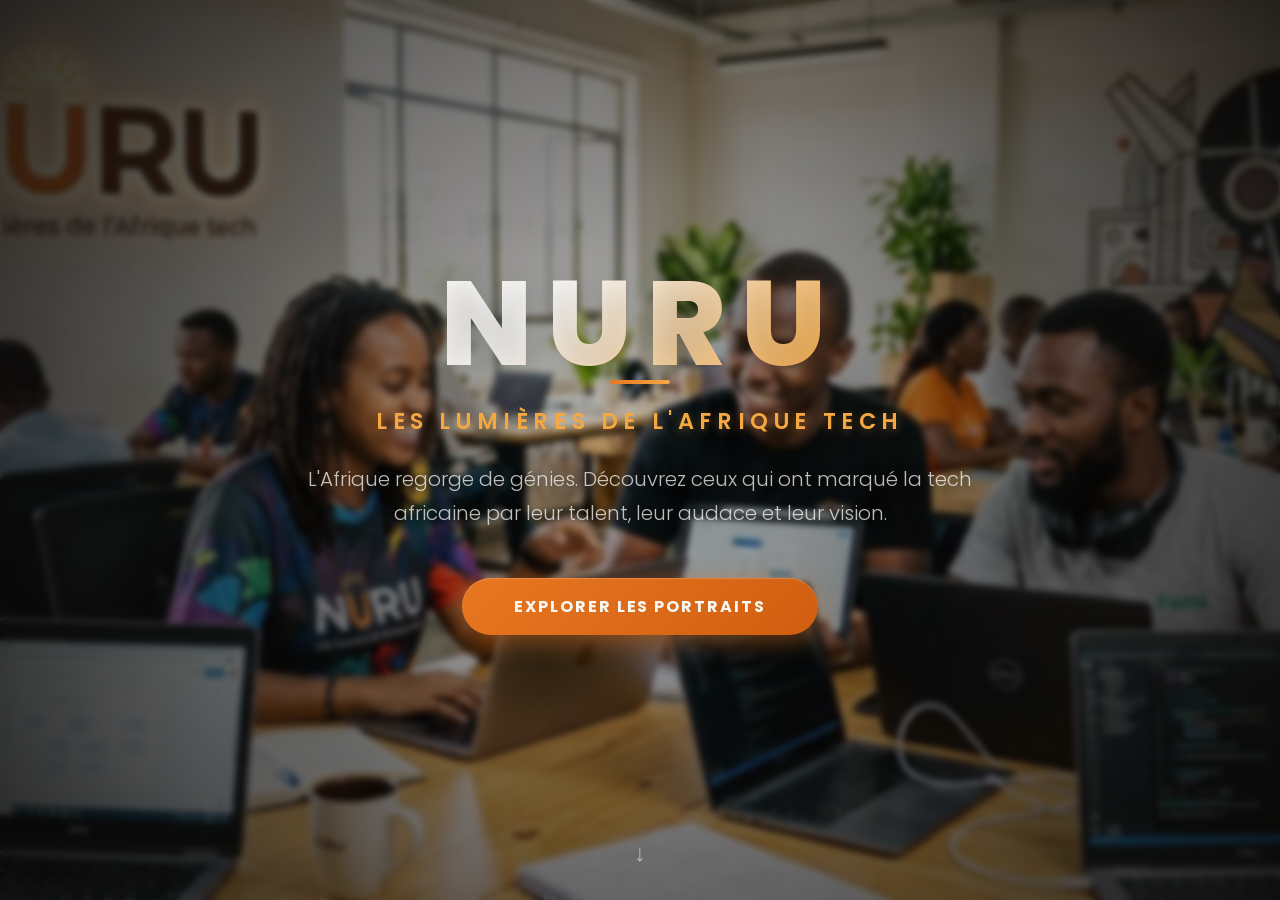
<file: NURU/index.html>
<!DOCTYPE html>
<html lang="fr">
    <head>
        <meta charset="UTF-8">
        <meta name="viewport" content="width=device-width, initial-scale=1.0">
        <meta name="description" content="Découvrez les pionniers, innovateurs et bâtisseurs qui marquent la tech africaine par leur talent, leur audace et leur vision.">
        <link href="https://fonts.googleapis.com/css2?family=Poppins:wght@300;400;500;600;700;800&display=swap" rel="stylesheet">
        <link rel="stylesheet" href="css/style.css">
        <title>NURU — Les Lumières de la Tech Africaine</title>
    </head>
    <body>
    <section id="hero">
        <div class="hero-overlay"></div>
        <div class="hero-content">
            <h1 class="hero-title">NURU</h1>
            <p class="hero-subtitle">Les lumières de l'Afrique tech</p>
            <p class="hero-desc">L'Afrique regorge de génies. Découvrez ceux qui ont marqué la tech africaine par leur talent, leur audace et leur vision.</p>
            <a href="profils.html" class="hero-btn" id="btn-explore">Explorer les portraits</a>
        </div>
    </section>
    <script src="js/main.js"></script>    
</body>
</html>
</file>
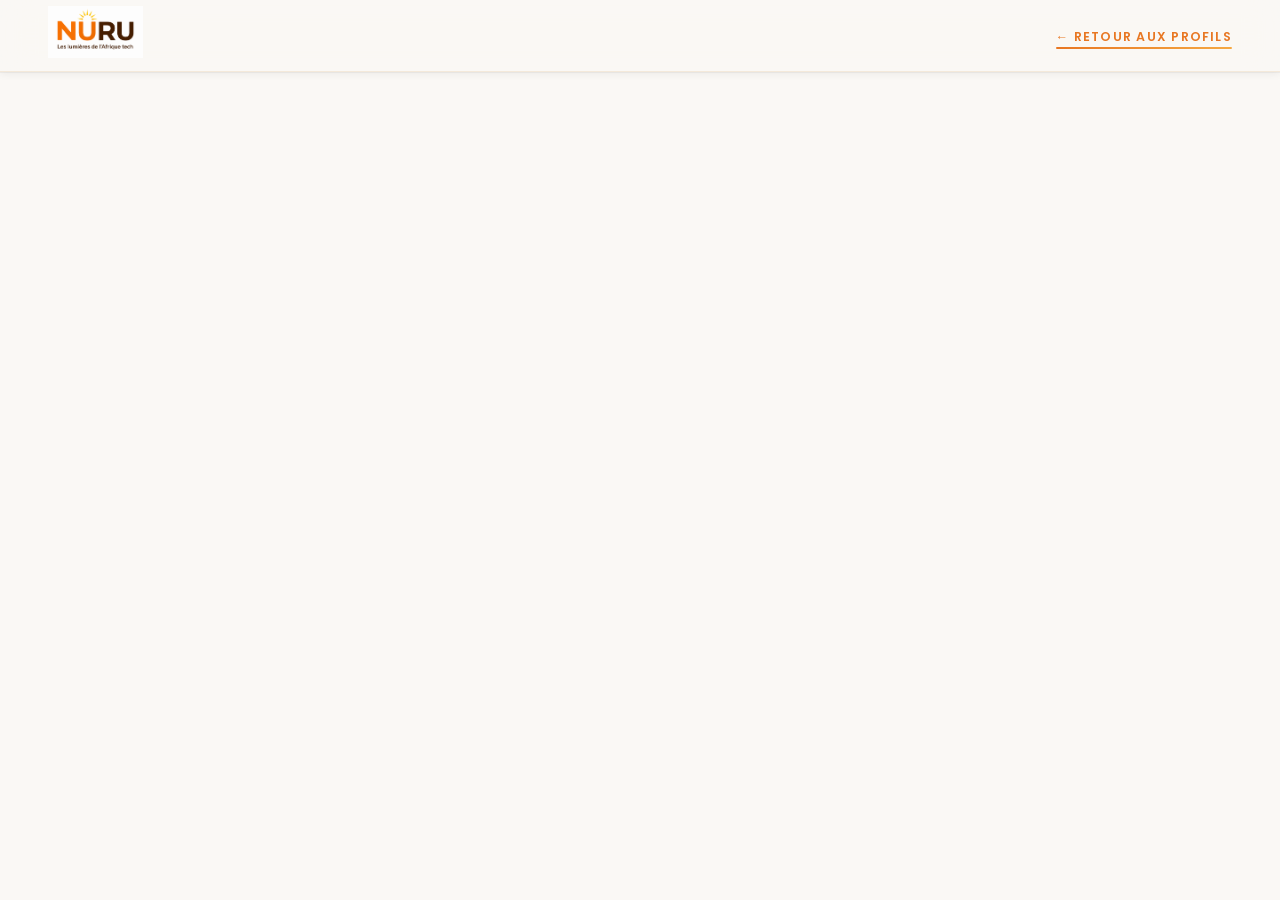
<file: NURU/profil.html>
<!DOCTYPE html>
<html lang="fr">
<head>
    <link href="https://fonts.googleapis.com/css2?family=Poppins:wght@400;600;700&display=swap" rel="stylesheet">
    <meta charset="UTF-8">
    <meta name="viewport" content="width=device-width, initial-scale=1.0">
    <link rel="stylesheet" href="css/profils.css">
    <title>Profil</title>
</head>
<body>
    <nav class="navbar">
  <a href="index.html" class="logo">
    <img src="assets/images/logo.png" alt="Logo Nuru">
  </a>
  <button class="burger" id="burger" aria-label="Menu">
    <span></span>
    <span></span>
    <span></span>
  </button>
  <ul class="nav-links" id="nav-links">
    <li><a href="profils.html">← Retour aux profils</a></li>
  </ul>
</nav>

    <div id="profil-container" style="margin-top: 80px;">
        <!-- rempli par le JS -->
    </div>

    <script src="js/profils-data.js"></script>
    <script src="js/profil.js"></script>
    <script src="js/main.js"></script>
</body>
</html>
</file>
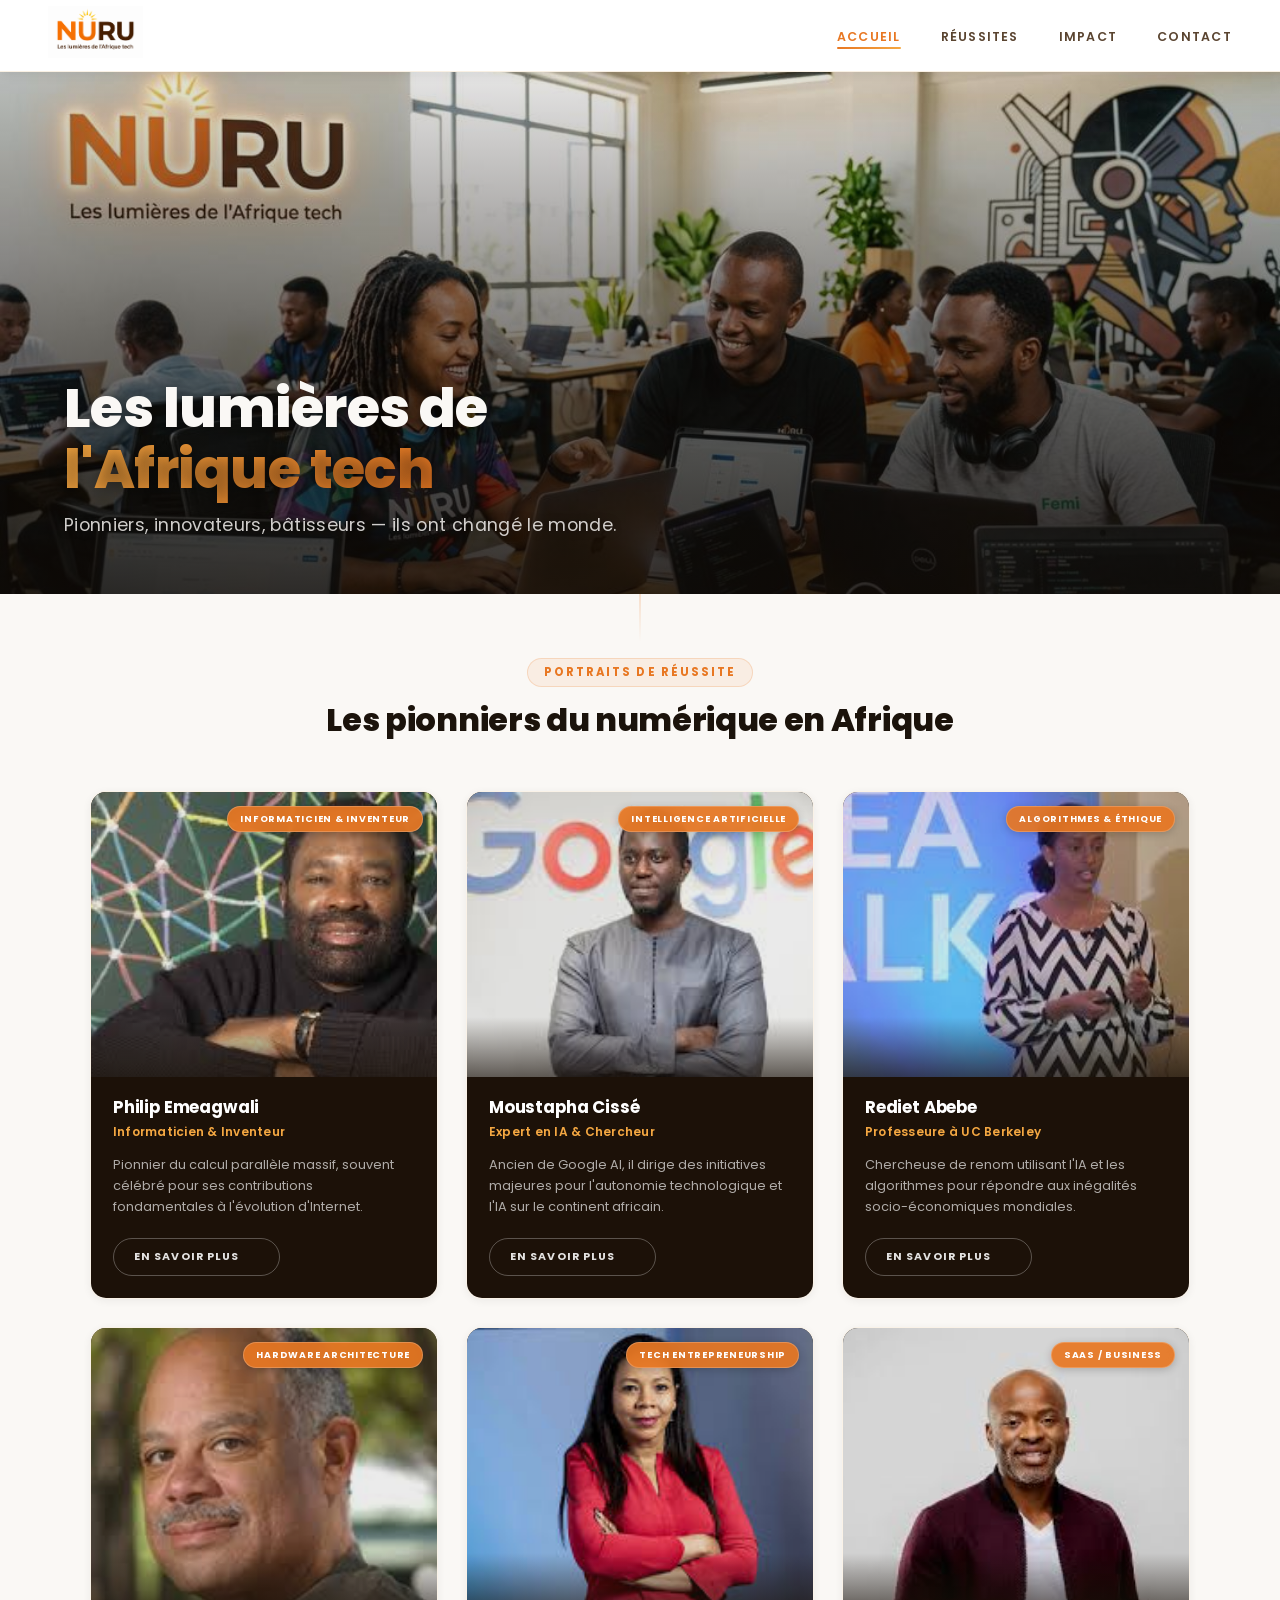
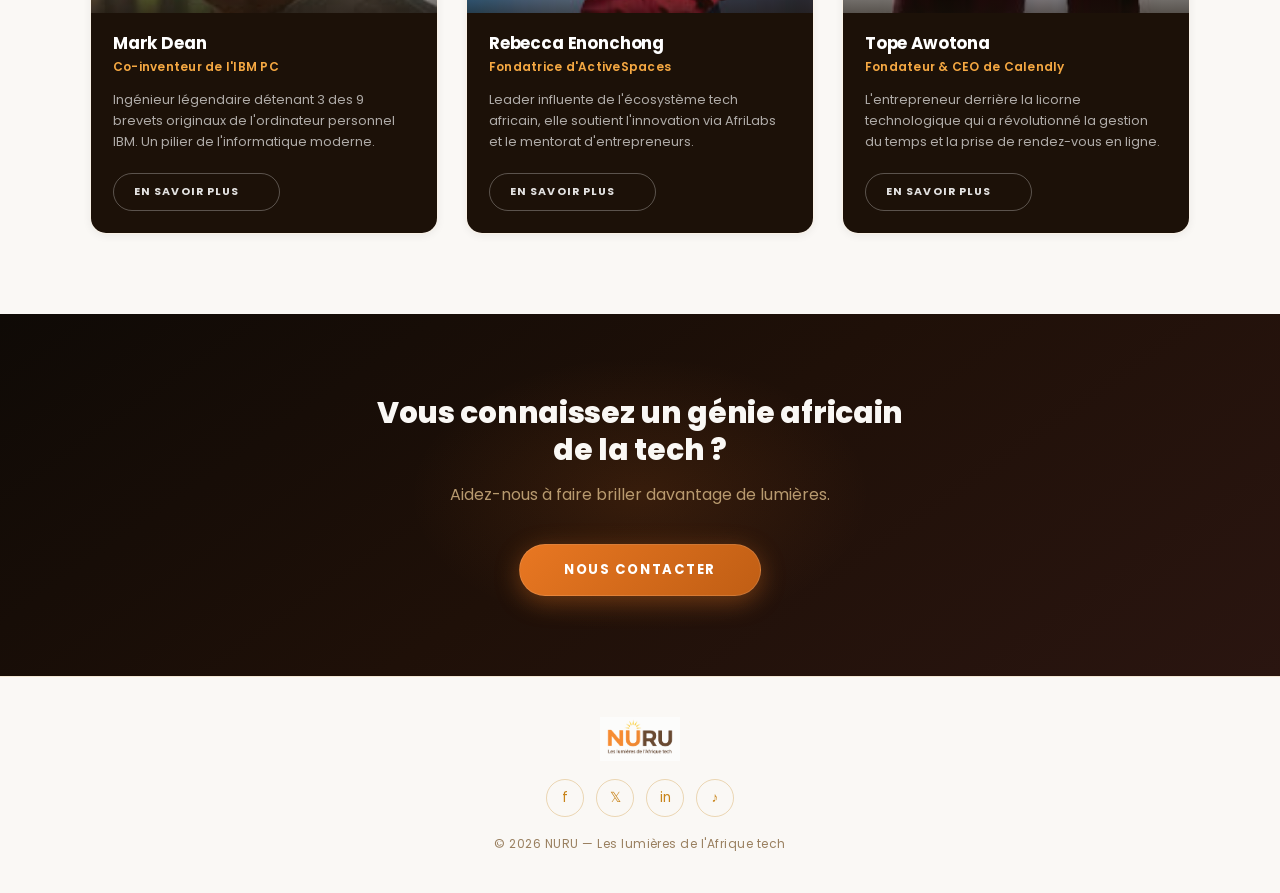
<file: NURU/profils.html>
<!DOCTYPE html>
<html lang="fr">
    <head>
        <link href="https://fonts.googleapis.com/css2?family=Poppins:wght@400;600;700&display=swap" rel="stylesheet">
        <meta charset="UTF-8">
        <meta name="viewport" content="width=device-width, initial-scale=1.0">
        <link rel="stylesheet" href="css/profils.css">
        <title>profils</title>
    </head>
    <body>
    <nav class="navbar">
  <a href="index.html" class="logo">
    <img src="assets/images/logo.png" alt="Logo Nuru">
  </a>
  <button class="burger" id="burger" aria-label="Menu">
    <span></span>
    <span></span>
    <span></span>
  </button>
  <ul class="nav-links" id="nav-links">
    <li><a href="index.html">Accueil</a></li>
    <li><a href="#profils">Réussites</a></li>
    <li><a href="#profils">Impact</a></li>
    <li><a href="#contact-section">Contact</a></li>
  </ul>
</nav>
<div id="hero-zone">
    <div class="hero-zone-overlay"></div>
    <div class="hero-zone-content">
        <h1>Les lumières de <span>l'Afrique tech</span></h1>
        <p>Pionniers, innovateurs, bâtisseurs — ils ont changé le monde.</p>
    </div>
</div>

<section id="profils">
  <div class="section-header">
    <span class="section-label">Portraits de réussite</span>
    <h2>Les pionniers du numérique en Afrique</h2>
</div>
    <!-- cartes 1 -->
  <div class="cards-grid">
  <article class="card">
    <div class="card-img-wrap">
      <img src="assets/images/Philip Emeagwali.jpg" alt="Nom du profil">
      <span class="card-badge">Informaticien & Inventeur</span>
    </div>
    <div class="card-body">
      <h3 class="card-name">Philip Emeagwali</h3>
      <p class="card-role">Informaticien & Inventeur</p>
      <p class="card-desc">Pionnier du calcul parallèle massif, souvent célébré pour ses contributions fondamentales à l'évolution d'Internet.</p>
      <a href="profil.html?id=philip-emeagwali" class="btn-card">En savoir plus</a>
    </div>
  </article>
<article class="card">
    <div class="card-img-wrap">
      <img src="assets/images/Moustapha Cissé.jpg" alt="Moustapha Cissé">
      <span class="card-badge">Intelligence Artificielle</span>
    </div>
    <div class="card-body">
      <h3 class="card-name">Moustapha Cissé</h3>
      <p class="card-role">Expert en IA & Chercheur</p>
      <p class="card-desc">Ancien de Google AI, il dirige des initiatives majeures pour l'autonomie technologique et l'IA sur le continent africain.</p>
      <a href="profil.html?id=moustapha-cisse" class="btn-card">En savoir plus</a>
    </div>
  </article>

  <article class="card">
    <div class="card-img-wrap">
      <img src="assets/images/Rediet Abebe.jpg" alt="Rediet Abebe">
      <span class="card-badge">Algorithmes & Éthique</span>
    </div>
    <div class="card-body">
      <h3 class="card-name">Rediet Abebe</h3>
      <p class="card-role">Professeure à UC Berkeley</p>
      <p class="card-desc">Chercheuse de renom utilisant l'IA et les algorithmes pour répondre aux inégalités socio-économiques mondiales.</p>
      <a href="profil.html?id=rediet-abebe" class="btn-card">En savoir plus</a>
    </div>
  </article>

  <article class="card">
    <div class="card-img-wrap">
      <img src="assets/images/Mark Dean.jpg" alt="Mark Dean">
      <span class="card-badge">Hardware Architecture</span>
    </div>
    <div class="card-body">
      <h3 class="card-name">Mark Dean</h3>
      <p class="card-role">Co-inventeur de l'IBM PC</p>
      <p class="card-desc">Ingénieur légendaire détenant 3 des 9 brevets originaux de l'ordinateur personnel IBM. Un pilier de l'informatique moderne.</p>
      <a href="profil.html?id=mark-dean" class="btn-card">En savoir plus</a>
    </div>
  </article>

  <article class="card">
    <div class="card-img-wrap">
      <img src="assets/images/rebecca-enonchong.jpg" alt="Rebecca Enonchong">
      <span class="card-badge">Tech Entrepreneurship</span>
    </div>
    <div class="card-body">
      <h3 class="card-name">Rebecca Enonchong</h3>
      <p class="card-role">Fondatrice d'ActiveSpaces</p>
      <p class="card-desc">Leader influente de l'écosystème tech africain, elle soutient l'innovation via AfriLabs et le mentorat d'entrepreneurs.</p>
      <a href="profil.html?id=rebecca-enonchong"class="btn-card">En savoir plus</a>
    </div>
  </article>

  <article class="card">
    <div class="card-img-wrap">
      <img src="assets/images/tope-awotona.jpg" alt="Tope Awotona">
      <span class="card-badge">SaaS / Business</span>
    </div>
    <div class="card-body">
      <h3 class="card-name">Tope Awotona</h3>
      <p class="card-role">Fondateur & CEO de Calendly</p>
      <p class="card-desc">L'entrepreneur derrière la licorne technologique qui a révolutionné la gestion du temps et la prise de rendez-vous en ligne.</p>
      <a href="profil.html?id=tope-awotona" class="btn-card">En savoir plus</a>
    </div>
  </article>
</div>
  

</section>

<section id="contact-section">
    <div class="contact-inner">
        <h3>Vous connaissez un génie africain de la tech ?</h3>
        <p>Aidez-nous à faire briller davantage de lumières.</p>
        <a href="mailto:contact@nuru.africa" class="btn-contact">Nous contacter</a>
    </div>
</section>

<footer>
    <img src="assets/images/logo.png" alt="Logo Nuru" class="footer-logo">
    <div class="footer-socials">
        <a href="#" aria-label="Facebook">f</a>
        <a href="#" aria-label="Twitter">𝕏</a>
        <a href="#" aria-label="Instagram">in</a>
        <a href="#" aria-label="TikTok">♪</a>
    </div>
    <p class="footer-copy">© 2026 NURU — Les lumières de l'Afrique tech</p>
</footer>
 <script src="js/main.js"></script>    
</body>
</html>
</file>
<file: NURU/css/style.css>
/* ===== DESIGN SYSTEM & VARIABLES ===== */
:root {
    --bg-dark: #0A0705;
    --text-light: #FAF8F5;
    --text-muted: rgba(250, 248, 245, 0.75);
    
    /* Luxury Sunset Accents */
    --color-primary: #E87722;
    --color-primary-rgb: 232, 119, 34;
    --color-secondary: #F5A842;
    --color-secondary-rgb: 245, 168, 66;
    
    /* Transitions & Curves */
    --transition-premium: all 0.6s cubic-bezier(0.16, 1, 0.3, 1);
    --transition-bounce: all 0.4s cubic-bezier(0.34, 1.56, 0.64, 1);
}

* {
    margin: 0;
    padding: 0;
    box-sizing: border-box;
}

html {
    scroll-behavior: smooth;
}

body {
    font-family: 'Poppins', -apple-system, BlinkMacSystemFont, 'Segoe UI', Roboto, sans-serif;
    overflow-x: hidden;
    background-color: var(--bg-dark);
    color: var(--text-light);
}

/* ===== HERO SECTION ===== */
#hero {
    height: 100vh;
    background-image: url('../assets/images/hero.jpeg');
    background-size: cover;
    background-position: center;
    background-repeat: no-repeat;
    position: relative;
    display: flex;
    justify-content: center;
    align-items: center;
    overflow: hidden;
}

/* Beautiful organic gradient overlay to blend the background image and create glowing light effects */
.hero-overlay {
    position: absolute;
    inset: 0;
    background: radial-gradient(
        circle at 50% 50%,
        rgba(10, 7, 5, 0.25) 0%,
        rgba(10, 7, 5, 0.85) 100%
    );
    backdrop-filter: blur(3px);
    z-index: 1;
}

/* Hero Content with Entrance Animation */
.hero-content {
    position: relative;
    z-index: 2;
    text-align: center;
    padding: 0 24px;
    max-width: 900px;
    display: flex;
    flex-direction: column;
    align-items: center;
    animation: heroFadeIn 1.4s cubic-bezier(0.16, 1, 0.3, 1) both;
}

.hero-title {
    font-size: clamp(3rem, 12vw, 7.5rem);
    font-weight: 800;
    letter-spacing: 0.12em;
    line-height: 0.95;
    margin-bottom: 8px;
    background: linear-gradient(135deg, var(--text-light) 30%, var(--color-secondary) 100%);
    -webkit-background-clip: text;
    -webkit-text-fill-color: transparent;
    text-shadow: 0 4px 30px rgba(0, 0, 0, 0.15);
    position: relative;
}

.hero-title::after {
    content: '';
    position: absolute;
    bottom: -4px;
    left: 50%;
    transform: translateX(-50%);
    width: 60px;
    height: 4px;
    background: linear-gradient(90deg, var(--color-primary), var(--color-secondary));
    border-radius: 2px;
}

.hero-subtitle {
    font-size: clamp(0.95rem, 2.5vw, 1.4rem);
    font-weight: 600;
    text-transform: uppercase;
    letter-spacing: 0.25em;
    color: var(--color-secondary);
    margin-top: 16px;
    margin-bottom: 24px;
    text-shadow: 0 2px 10px rgba(245, 168, 66, 0.35);
}

.hero-desc {
    font-size: clamp(1rem, 2.2vw, 1.25rem);
    line-height: 1.7;
    font-weight: 300;
    color: var(--text-muted);
    max-width: 680px;
    margin-bottom: 48px;
    text-shadow: 0 2px 12px rgba(0, 0, 0, 0.5);
}

/* Premium Button with Pulse Effect */
.hero-btn {
    position: relative;
    background: linear-gradient(135deg, var(--color-primary), #D05E10);
    color: var(--text-light);
    font-size: clamp(0.85rem, 1.8vw, 1rem);
    font-weight: 700;
    text-transform: uppercase;
    letter-spacing: 0.12em;
    padding: 16px 52px;
    border-radius: 50px;
    display: inline-block;
    text-decoration: none;
    transition: var(--transition-bounce);
    box-shadow: 0 6px 24px rgba(232, 119, 34, 0.45),
                inset 0 1px 1px rgba(255, 255, 255, 0.2);
    overflow: hidden;
}

.hero-btn::before {
    content: '';
    position: absolute;
    top: 50%;
    left: 50%;
    width: 120%;
    height: 120%;
    background: radial-gradient(circle, rgba(255, 255, 255, 0.25) 0%, transparent 70%);
    transform: translate(-50%, -50%) scale(0);
    transition: transform 0.6s ease-out;
    pointer-events: none;
}

.hero-btn:hover {
    transform: translateY(-4px) scale(1.02);
    box-shadow: 0 12px 32px rgba(232, 119, 34, 0.6),
                inset 0 1px 1px rgba(255, 255, 255, 0.3);
}

.hero-btn:hover::before {
    transform: translate(-50%, -50%) scale(1.5);
}

.hero-btn:active {
    transform: translateY(-1px) scale(0.98);
}

/* Scroll Indicator */
#hero::after {
    content: '↓';
    position: absolute;
    bottom: 30px;
    left: 50%;
    transform: translateX(-50%);
    font-size: 1.5rem;
    font-weight: 300;
    color: var(--text-muted);
    opacity: 0.7;
    z-index: 2;
    animation: pulseScroll 2s infinite ease-in-out;
}

/* ===== KEYFRAMES ANIMATIONS ===== */
@keyframes heroFadeIn {
    0% {
        opacity: 0;
        transform: translateY(30px);
    }
    100% {
        opacity: 1;
        transform: translateY(0);
    }
}

@keyframes pulseScroll {
    0%, 100% {
        transform: translate(-50%, 0);
        opacity: 0.3;
    }
    50% {
        transform: translate(-50%, 8px);
        opacity: 0.9;
    }
}

/* ===== RESPONSIVE MOBILE ===== */
@media (max-width: 600px) {
    .hero-content {
        padding: 0 20px;
    }
    .hero-title {
        letter-spacing: 0.08em;
    }
    .hero-desc {
        margin-bottom: 36px;
    }
    .hero-btn {
        padding: 14px 38px;
        width: 100%;
        max-width: 280px;
        text-align: center;
    }
}
</file>
<file: NURU/css/profils.css>
/* ====================================================
   NURU — Design System v2.0
   Palette "Glow & Warmth"
   ==================================================== */

/* ===== VARIABLES ===== */
:root {
    /* Brand Colors */
    --clr-bg:           #FAF8F5;
    --clr-bg-dark:      #0F0A06;
    --clr-bg-card:      #FFFFFF;
    --clr-surface:      #F3EDE3;

    --clr-primary:      #E87722;
    --clr-primary-dk:   #C05E14;
    --clr-secondary:    #F5A842;
    --clr-gold:         #C8841A;

    --clr-text:         #1B130B;
    --clr-text-mid:     #5A4430;
    --clr-text-muted:   #9A8060;
    --clr-text-light:   #FAF8F5;

    /* Transitions */
    --ease-out:         cubic-bezier(0.16, 1, 0.3, 1);
    --ease-bounce:      cubic-bezier(0.34, 1.56, 0.64, 1);
    --dur-fast:         0.25s;
    --dur-med:          0.45s;
    --dur-slow:         0.7s;

    /* Shadows */
    --shadow-sm:        0 2px 8px rgba(0,0,0,0.06);
    --shadow-md:        0 8px 28px rgba(0,0,0,0.10);
    --shadow-lg:        0 20px 56px rgba(0,0,0,0.16);
    --shadow-glow:      0 6px 24px rgba(232,119,34,0.38);

    /* Radius */
    --radius-sm:        8px;
    --radius-md:        16px;
    --radius-lg:        24px;
    --radius-pill:      100px;
}

/* ===== RESET & BASE ===== */
html {
    scroll-behavior: smooth;
}

*, *::before, *::after {
    margin: 0;
    padding: 0;
    box-sizing: border-box;
}

body {
    font-family: 'Poppins', -apple-system, BlinkMacSystemFont, 'Segoe UI', Roboto, sans-serif;
    background-color: var(--clr-bg);
    color: var(--clr-text);
    overflow-x: hidden;
    -webkit-font-smoothing: antialiased;
}

/* ====================================================
   NAVBAR — Glassmorphism Premium
   ==================================================== */
.navbar {
    position: fixed;
    top: 0;
    left: 0;
    width: 100%;
    height: 72px;
    display: flex;
    justify-content: space-between;
    align-items: center;
    padding: 0 48px;
    background: rgba(250, 248, 245, 0.85);
    backdrop-filter: blur(16px) saturate(180%);
    -webkit-backdrop-filter: blur(16px) saturate(180%);
    border-bottom: 1px solid rgba(200, 132, 26, 0.12);
    box-shadow: 0 1px 0 rgba(0,0,0,0.04), var(--shadow-sm);
    z-index: 1000;
    transition: background var(--dur-fast) ease,
                box-shadow var(--dur-fast) ease;
}

.navbar img {
    height: 52px;
    width: auto;
    transition: transform var(--dur-fast) var(--ease-bounce),
                opacity var(--dur-fast) ease;
}

.navbar img:hover {
    transform: scale(1.04);
    opacity: 0.88;
}

.nav-links {
    display: flex;
    list-style: none;
    gap: 40px;
    margin: 0;
    padding: 0;
}

.nav-links a {
    text-decoration: none;
    color: var(--clr-text-mid);
    font-weight: 600;
    font-size: 0.78rem;
    text-transform: uppercase;
    letter-spacing: 0.1em;
    position: relative;
    padding-bottom: 4px;
    transition: color var(--dur-fast) ease;
}

/* Underline slide-in effect */
.nav-links a::after {
    content: '';
    position: absolute;
    bottom: 0;
    left: 0;
    width: 0%;
    height: 2px;
    background: linear-gradient(90deg, var(--clr-primary), var(--clr-secondary));
    border-radius: 2px;
    transition: width var(--dur-med) var(--ease-out);
}

.nav-links a:hover,
.nav-links a.active {
    color: var(--clr-primary);
}

.nav-links a:hover::after,
.nav-links a.active::after {
    width: 100%;
}

.nav-links li:first-child a {
    color: var(--clr-primary);
}

.nav-links li:first-child a::after {
    width: 100%;
}

/* ===== BURGER MENU ===== */
.burger {
    display: none;
    flex-direction: column;
    gap: 5px;
    cursor: pointer;
    background: none;
    border: none;
    padding: 6px;
    border-radius: var(--radius-sm);
    transition: background var(--dur-fast) ease;
}

.burger:hover {
    background: rgba(232, 119, 34, 0.08);
}

.burger span {
    display: block;
    width: 24px;
    height: 2px;
    background: var(--clr-text);
    border-radius: 2px;
    transition: all var(--dur-med) var(--ease-out);
}

/* ====================================================
   HERO ZONE — Page Profils
   ==================================================== */
#hero-zone {
    height: 58vh;
    min-height: 300px;
    background-image: url('../assets/images/hero.jpeg');
    background-size: cover;
    background-position: center 20%;
    margin-top: 72px;
    position: relative;
    overflow: hidden;
}

.hero-zone-overlay {
    position: absolute;
    inset: 0;
    background: linear-gradient(
        to bottom,
        rgba(15, 10, 6, 0.1) 0%,
        rgba(15, 10, 6, 0.6) 60%,
        rgba(15, 10, 6, 0.85) 100%
    );
}

.hero-zone-content {
    position: absolute;
    bottom: 0;
    left: 0;
    right: 0;
    z-index: 2;
    padding: 0 64px 56px;
    color: var(--clr-text-light);
    max-width: 780px;
    animation: heroFadeIn 1.2s var(--ease-out) both;
}

.hero-zone-content h1 {
    font-size: clamp(2rem, 5vw, 3.4rem);
    font-weight: 800;
    line-height: 1.12;
    margin-bottom: 12px;
    letter-spacing: -0.01em;
    text-shadow: 0 2px 16px rgba(0,0,0,0.45);
}

.hero-zone-content h1 span {
    background: linear-gradient(120deg, var(--clr-secondary), var(--clr-primary));
    -webkit-background-clip: text;
    -webkit-text-fill-color: transparent;
}

.hero-zone-content p {
    font-size: clamp(0.9rem, 1.8vw, 1.1rem);
    font-weight: 400;
    letter-spacing: 0.02em;
    color: rgba(250, 248, 245, 0.82);
    text-shadow: 0 1px 8px rgba(0,0,0,0.4);
}

/* ====================================================
   SECTION PROFILS — En-tête & Grille
   ==================================================== */
#profils {
    background-color: var(--clr-bg);
    padding: 64px 24px 80px;
    position: relative;
}

#profils::before {
    content: '';
    position: absolute;
    top: 0;
    left: 50%;
    transform: translateX(-50%);
    width: 1px;
    height: 48px;
    background: linear-gradient(to bottom, var(--clr-primary), transparent);
    opacity: 0.4;
}

.section-header {
    text-align: center;
    margin-bottom: 52px;
}

.section-label {
    display: inline-block;
    font-size: 0.72rem;
    font-weight: 700;
    text-transform: uppercase;
    letter-spacing: 0.18em;
    color: var(--clr-primary);
    background: rgba(232, 119, 34, 0.08);
    border: 1px solid rgba(232, 119, 34, 0.2);
    padding: 5px 16px;
    border-radius: var(--radius-pill);
    margin-bottom: 14px;
}

#profils h2 {
    font-size: clamp(1.4rem, 3vw, 2rem);
    font-weight: 800;
    letter-spacing: -0.01em;
    color: var(--clr-text);
    line-height: 1.2;
}

/* ====================================================
   CARDS GRID — Premium Magazine Style
   ==================================================== */
.cards-grid {
    display: grid;
    grid-template-columns: repeat(3, 1fr);
    gap: 28px;
    max-width: 1100px;
    margin: 0 auto;
}

/* ===== CARD ===== */
.card {
    border-radius: var(--radius-md);
    overflow: hidden;
    background: var(--clr-bg-card);
    border: 1px solid rgba(200, 132, 26, 0.1);
    display: flex;
    flex-direction: column;
    box-shadow: var(--shadow-sm);
    transition: transform var(--dur-med) var(--ease-out),
                box-shadow var(--dur-med) var(--ease-out),
                border-color var(--dur-med) ease;
    cursor: pointer;
}

.card:hover {
    transform: translateY(-8px);
    box-shadow: var(--shadow-lg), 0 0 0 1px rgba(232, 119, 34, 0.12);
    border-color: rgba(232, 119, 34, 0.22);
}

/* Image wrapper */
.card-img-wrap {
    position: relative;
    height: 285px;
    overflow: hidden;
    flex-shrink: 0;
    background: #1B130B;
}

.card-img-wrap img {
    width: 100%;
    height: 100%;
    object-fit: cover;
    object-position: top center;
    display: block;
    transition: transform var(--dur-slow) var(--ease-out),
                filter var(--dur-med) ease;
    filter: brightness(0.92) saturate(1.05);
}

.card:hover .card-img-wrap img {
    transform: scale(1.08);
    filter: brightness(1) saturate(1.15);
}

/* Subtle gradient at the bottom of the card image */
.card-img-wrap::after {
    content: '';
    position: absolute;
    bottom: 0;
    left: 0;
    right: 0;
    height: 60px;
    background: linear-gradient(to bottom, transparent, rgba(27, 19, 11, 0.65));
    pointer-events: none;
    z-index: 1;
}

/* Badge */
.card-badge {
    position: absolute;
    top: 14px;
    right: 14px;
    background: rgba(232, 119, 34, 0.92);
    backdrop-filter: blur(8px);
    color: #fff;
    font-size: 0.58rem;
    font-weight: 700;
    text-transform: uppercase;
    letter-spacing: 0.08em;
    padding: 5px 12px;
    border-radius: var(--radius-pill);
    z-index: 2;
    border: 1px solid rgba(255,255,255,0.2);
    box-shadow: 0 2px 8px rgba(0,0,0,0.2);
    transition: background var(--dur-fast) ease, transform var(--dur-fast) var(--ease-bounce);
}

.card:hover .card-badge {
    background: var(--clr-secondary);
    transform: scale(1.04);
}

/* Card body — dark base */
.card-body {
    padding: 20px 22px 22px;
    background: #1C1108;
    display: flex;
    flex-direction: column;
    gap: 5px;
    flex: 1;
    position: relative;
    overflow: hidden;
}

/* Decorative warm glow behind card body on hover */
.card-body::before {
    content: '';
    position: absolute;
    bottom: -40px;
    right: -40px;
    width: 120px;
    height: 120px;
    background: radial-gradient(circle, rgba(232,119,34,0.18) 0%, transparent 70%);
    pointer-events: none;
    transition: opacity var(--dur-med) ease;
    opacity: 0;
}

.card:hover .card-body::before {
    opacity: 1;
}

.card-name {
    font-size: 1.05rem;
    font-weight: 700;
    color: #FFFFFF;
    line-height: 1.2;
    letter-spacing: -0.01em;
}

.card-role {
    font-size: 0.75rem;
    font-weight: 600;
    color: var(--clr-secondary);
    margin-bottom: 8px;
    letter-spacing: 0.02em;
}

.card-desc {
    font-size: 0.8rem;
    color: rgba(255, 255, 255, 0.65);
    line-height: 1.65;
    flex: 1;
}

/* Card Button */
.btn-card {
    display: inline-flex;
    align-items: center;
    gap: 6px;
    margin-top: 16px;
    padding: 9px 20px;
    border: 1.5px solid rgba(255, 255, 255, 0.28);
    border-radius: var(--radius-pill);
    color: rgba(255, 255, 255, 0.88);
    font-size: 0.68rem;
    font-weight: 700;
    text-transform: uppercase;
    letter-spacing: 0.1em;
    text-decoration: none;
    align-self: flex-start;
    transition: background var(--dur-fast) var(--ease-out),
                border-color var(--dur-fast) ease,
                color var(--dur-fast) ease,
                transform var(--dur-fast) var(--ease-bounce),
                box-shadow var(--dur-fast) ease;
    position: relative;
    overflow: hidden;
}

.btn-card::after {
    content: '→';
    font-size: 0.8rem;
    opacity: 0;
    transform: translateX(-6px);
    transition: all var(--dur-fast) var(--ease-out);
}

.btn-card:hover {
    background: var(--clr-primary);
    border-color: var(--clr-primary);
    color: #fff;
    transform: translateY(-1px);
    box-shadow: 0 4px 14px rgba(232, 119, 34, 0.4);
}

.btn-card:hover::after {
    opacity: 1;
    transform: translateX(0);
}

/* ====================================================
   CONTACT SECTION
   ==================================================== */
#contact-section {
    background: linear-gradient(145deg, #0F0A06 0%, #1F1008 50%, #2A1510 100%);
    padding: 80px 24px;
    text-align: center;
    position: relative;
    overflow: hidden;
}

/* Decorative radial glow in contact section */
#contact-section::before {
    content: '';
    position: absolute;
    top: 50%;
    left: 50%;
    transform: translate(-50%, -50%);
    width: 500px;
    height: 300px;
    background: radial-gradient(ellipse, rgba(232,119,34,0.12) 0%, transparent 65%);
    pointer-events: none;
}

.contact-inner {
    max-width: 560px;
    margin: 0 auto;
    position: relative;
    z-index: 1;
}

.contact-inner h3 {
    font-size: clamp(1.35rem, 3vw, 1.85rem);
    color: var(--clr-text-light);
    font-weight: 800;
    margin-bottom: 14px;
    line-height: 1.25;
    letter-spacing: -0.01em;
}

.contact-inner p {
    color: rgba(200, 168, 122, 0.9);
    font-size: 1rem;
    margin-bottom: 36px;
    font-weight: 400;
    line-height: 1.6;
}

.btn-contact {
    display: inline-block;
    padding: 15px 44px;
    background: linear-gradient(135deg, var(--clr-primary), var(--clr-primary-dk));
    color: #fff;
    font-weight: 700;
    font-size: 0.82rem;
    text-transform: uppercase;
    letter-spacing: 0.12em;
    border-radius: var(--radius-pill);
    text-decoration: none;
    transition: transform var(--dur-fast) var(--ease-bounce),
                box-shadow var(--dur-fast) ease;
    box-shadow: var(--shadow-glow);
    border: 1px solid rgba(255,255,255,0.12);
}

.btn-contact:hover {
    transform: translateY(-3px) scale(1.02);
    box-shadow: 0 12px 36px rgba(232, 119, 34, 0.55);
}

.btn-contact:active {
    transform: translateY(-1px) scale(0.98);
}

/* ====================================================
   FOOTER
   ==================================================== */
footer {
    background: var(--clr-bg);
    border-top: 1px solid rgba(200, 132, 26, 0.15);
    padding: 40px 24px;
    display: flex;
    flex-direction: column;
    align-items: center;
    gap: 18px;
}

footer img.footer-logo {
    height: 44px;
    opacity: 0.8;
    transition: opacity var(--dur-fast) ease, transform var(--dur-fast) var(--ease-bounce);
}

footer img.footer-logo:hover {
    opacity: 1;
    transform: scale(1.04);
}

.footer-socials {
    display: flex;
    gap: 12px;
    align-items: center;
}

.footer-socials a {
    width: 38px;
    height: 38px;
    border-radius: 50%;
    border: 1.5px solid rgba(200, 132, 26, 0.3);
    display: flex;
    align-items: center;
    justify-content: center;
    color: var(--clr-gold);
    text-decoration: none;
    font-size: 0.85rem;
    background: transparent;
    transition: background var(--dur-fast) ease,
                border-color var(--dur-fast) ease,
                color var(--dur-fast) ease,
                transform var(--dur-fast) var(--ease-bounce),
                box-shadow var(--dur-fast) ease;
}

.footer-socials a:hover {
    background: var(--clr-gold);
    border-color: var(--clr-gold);
    color: #fff;
    transform: translateY(-2px);
    box-shadow: 0 4px 12px rgba(200, 132, 26, 0.35);
}

.footer-copy {
    font-size: 0.75rem;
    color: var(--clr-text-muted);
    letter-spacing: 0.04em;
}

/* ====================================================
   PAGE PROFIL — Style Éditorial Magazine
   ==================================================== */

/* Cover hero pleine largeur */
.profil-cover {
    position: relative;
    width: 100%;
    height: 92vh;
    min-height: 520px;
    overflow: hidden;
    margin-top: 72px;
    background: var(--clr-bg-dark);
}

.profil-cover-img {
    width: 100%;
    height: 100%;
    object-fit: cover;
    object-position: top center;
    display: block;
    filter: brightness(0.88) saturate(1.05);
    transition: transform 12s ease-out;
}

.profil-cover:hover .profil-cover-img {
    transform: scale(1.04);
}

/* Rich multi-layer overlay — editorial style */
.profil-cover-overlay {
    position: absolute;
    inset: 0;
    background:
        linear-gradient(
            to bottom,
            rgba(0, 0, 0, 0.0) 5%,
            rgba(0, 0, 0, 0.0) 30%,
            rgba(10, 6, 2, 0.55) 65%,
            rgba(10, 6, 2, 0.95) 100%
        ),
        linear-gradient(
            to right,
            rgba(10, 6, 2, 0.3) 0%,
            transparent 50%
        );
}

.profil-cover-content {
    position: absolute;
    bottom: 0;
    left: 0;
    right: 0;
    padding: 0 72px 64px;
    color: var(--clr-text-light);
    max-width: 920px;
    animation: heroFadeIn 1.3s var(--ease-out) both;
}

/* Badge on profile cover */
.profil-cover-badge {
    display: inline-block;
    background: var(--clr-primary);
    color: #fff;
    font-size: 0.62rem;
    font-weight: 700;
    text-transform: uppercase;
    letter-spacing: 0.14em;
    padding: 6px 16px;
    border-radius: var(--radius-pill);
    margin-bottom: 18px;
    border: 1px solid rgba(255, 255, 255, 0.15);
    box-shadow: 0 4px 16px rgba(232, 119, 34, 0.4);
}

/* Monumental name title */
.profil-cover-content h1 {
    font-size: clamp(2.8rem, 7vw, 5.5rem);
    font-weight: 800;
    line-height: 0.95;
    margin-bottom: 16px;
    letter-spacing: -0.03em;
    text-shadow: 0 4px 24px rgba(0, 0, 0, 0.45);
}

.profil-cover-role {
    font-size: clamp(0.95rem, 2vw, 1.2rem);
    color: var(--clr-secondary);
    font-weight: 600;
    letter-spacing: 0.04em;
    text-shadow: 0 2px 10px rgba(0, 0, 0, 0.3);
}

/* ====================================================
   ZONE ÉDITORIALE
   ==================================================== */
.profil-editorial {
    max-width: 800px;
    margin: 0 auto;
    padding: 72px 40px 100px;
    background: var(--clr-bg);
}

/* Pull Quote — Magazine Style */
.profil-pull-quote {
    position: relative;
    padding: 36px 0 36px 32px;
    margin-bottom: 60px;
    border-left: 4px solid var(--clr-primary);
    background: linear-gradient(135deg, rgba(250, 248, 245, 1) 0%, rgba(243, 237, 227, 0.8) 100%);
    border-radius: 0 var(--radius-md) var(--radius-md) 0;
    box-shadow: var(--shadow-sm), inset 0 0 0 1px rgba(200, 132, 26, 0.08);
}

/* Giant decorative quote mark */
.profil-pull-quote::before {
    content: '\201C';
    font-size: 8rem;
    color: var(--clr-primary);
    opacity: 0.12;
    position: absolute;
    top: -20px;
    left: 16px;
    font-style: normal;
    font-weight: 800;
    line-height: 1;
    pointer-events: none;
}

.profil-pull-quote blockquote {
    font-size: clamp(1.05rem, 2.2vw, 1.35rem);
    font-style: italic;
    color: var(--clr-text);
    line-height: 1.65;
    font-weight: 500;
    position: relative;
    z-index: 1;
    padding-right: 24px;
}

/* Story paragraphs */
.profil-story p {
    font-size: 0.98rem;
    line-height: 2.0;
    color: #3a2a10;
    margin-bottom: 22px;
    font-weight: 400;
}

/* First paragraph drop-cap effect for the first letter */
.profil-story p:first-child::first-letter {
    float: left;
    font-size: 3.5rem;
    font-weight: 800;
    color: var(--clr-primary);
    line-height: 0.75;
    margin-right: 8px;
    margin-top: 8px;
}

/* Inline editorial images */
.profil-img-edito {
    margin: 40px 0;
    position: relative;
}

.profil-img-edito.left {
    float: left;
    width: 44%;
    margin-right: 36px;
    margin-bottom: 16px;
    margin-top: 8px;
}

.profil-img-edito.right {
    float: right;
    width: 44%;
    margin-left: 36px;
    margin-bottom: 16px;
    margin-top: 8px;
}

.profil-img-edito img {
    width: 100%;
    height: 280px;
    object-fit: cover;
    object-position: top;
    border-radius: var(--radius-sm);
    display: block;
    filter: grayscale(20%) brightness(0.95);
    transition: filter var(--dur-med) ease, box-shadow var(--dur-med) ease;
    box-shadow: var(--shadow-md);
}

.profil-img-edito img:hover {
    filter: grayscale(0%) brightness(1);
    box-shadow: var(--shadow-lg);
}

/* Gold line above image caption */
.img-caption {
    display: block;
    font-size: 0.7rem;
    color: var(--clr-text-muted);
    text-transform: uppercase;
    letter-spacing: 0.1em;
    margin-top: 10px;
    padding-left: 2px;
    padding-top: 8px;
    border-top: 1px solid rgba(200, 132, 26, 0.2);
}

/* Clearfix */
.profil-story::after {
    content: '';
    display: table;
    clear: both;
}

/* Back button wrapper */
.profil-back-wrap {
    margin-top: 56px;
    padding-top: 36px;
    border-top: 1px solid rgba(200, 132, 26, 0.2);
    clear: both;
}

.btn-retour {
    display: inline-flex;
    align-items: center;
    gap: 8px;
    padding: 12px 32px;
    border: 2px solid var(--clr-gold);
    border-radius: var(--radius-pill);
    color: var(--clr-gold);
    font-size: 0.75rem;
    font-weight: 700;
    text-transform: uppercase;
    letter-spacing: 0.1em;
    text-decoration: none;
    transition: background var(--dur-fast) var(--ease-out),
                color var(--dur-fast) ease,
                transform var(--dur-fast) var(--ease-bounce),
                box-shadow var(--dur-fast) ease;
}

.btn-retour:hover {
    background: var(--clr-gold);
    color: #fff;
    transform: translateY(-2px);
    box-shadow: 0 6px 18px rgba(200, 132, 26, 0.35);
}

/* ====================================================
   RESPONSIVE — Tablet (≤ 900px)
   ==================================================== */
@media (max-width: 900px) {
    .navbar {
        padding: 0 28px;
    }

    .cards-grid {
        grid-template-columns: repeat(2, 1fr);
        gap: 20px;
    }

    .hero-zone-content {
        padding: 0 36px 40px;
    }

    .profil-cover-content {
        padding: 0 36px 48px;
    }

    .profil-editorial {
        padding: 52px 28px 80px;
    }
}

/* ====================================================
   RESPONSIVE — Mobile (≤ 600px)
   ==================================================== */
@media (max-width: 600px) {
    .navbar {
        padding: 0 20px;
    }

    /* Show burger, hide regular links */
    .burger {
        display: flex;
    }

    .nav-links {
        display: none;
        position: absolute;
        top: 72px;
        left: 0;
        width: 100%;
        flex-direction: column;
        background: rgba(250, 248, 245, 0.97);
        backdrop-filter: blur(16px);
        padding: 20px 24px 28px;
        gap: 18px;
        box-shadow: 0 10px 32px rgba(0,0,0,0.12);
        border-bottom: 1px solid rgba(200, 132, 26, 0.15);
    }

    .nav-links.open {
        display: flex;
    }

    .nav-links a {
        font-size: 0.92rem;
        letter-spacing: 0.06em;
    }

    /* Hero zone on mobile */
    #hero-zone {
        height: 38vw;
        min-height: 200px;
    }

    .hero-zone-content {
        padding: 0 24px 28px;
    }

    /* Grid — single column */
    .cards-grid {
        grid-template-columns: 1fr;
        gap: 18px;
        max-width: 420px;
        margin: 0 auto;
    }

    #profils {
        padding: 44px 16px 56px;
    }

    /* Profile cover */
    .profil-cover {
        height: 78vh;
    }

    .profil-cover-content {
        padding: 0 24px 44px;
    }

    .profil-cover-content h1 {
        font-size: clamp(2rem, 9vw, 3rem);
    }

    /* Editorial text */
    .profil-editorial {
        padding: 44px 20px 64px;
    }

    .profil-pull-quote {
        padding: 28px 20px 28px 24px;
    }

    /* Float images go full-width on mobile */
    .profil-img-edito.left,
    .profil-img-edito.right {
        float: none;
        width: 100%;
        margin: 28px 0;
    }

    .profil-img-edito img {
        height: 220px;
    }

    /* Kill drop-cap on mobile */
    .profil-story p:first-child::first-letter {
        float: none;
        font-size: inherit;
        font-weight: inherit;
        color: inherit;
        line-height: inherit;
        margin: 0;
    }
}

/* ===== KEYFRAMES ===== */
@keyframes heroFadeIn {
    0% {
        opacity: 0;
        transform: translateY(24px);
    }
    100% {
        opacity: 1;
        transform: translateY(0);
    }
}
</file>
